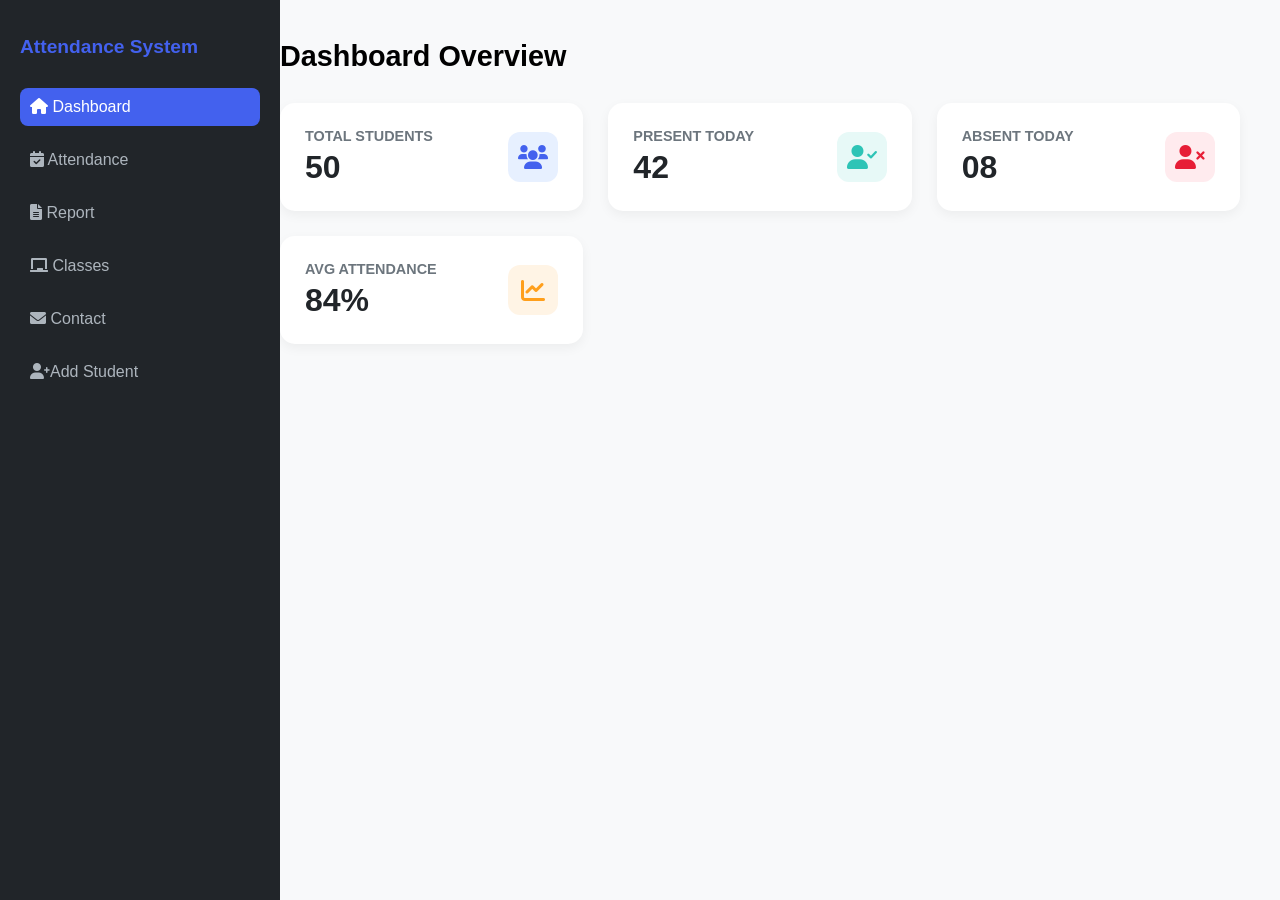
<file: css/images/icons/index.html>
<!DOCTYPE html>
<html lang="en">
<head>
    <meta charset="UTF-8">
    <meta name="viewport" content="width=device-width, initial-scale=1.0">
    <title>Attendance System - Dashboard</title>
    <link rel="stylesheet" href="https://cdnjs.cloudflare.com/ajax/libs/font-awesome/6.0.0/css/all.min.css">
    <style>
        :root {
            --primary: #4361ee;
            --success: #2ec4b6;
            --danger: #e71d36;
            --warning: #ff9f1c;
            --bg: #f8f9fa;
            --dark: #212529;
        }

        body {
            font-family: 'Inter', sans-serif;
            background-color: var(--bg);
            margin: 0;
            display: flex;
        }

        /* Sidebar Navigation */
        .sidebar {
            width: 240px;
            background: var(--dark);
            height: 100vh;
            color: white;
            padding: 20px;
            position: fixed;
        }

        .sidebar h2 { font-size: 1.2rem; margin-bottom: 30px; color: var(--primary); }

        .sidebar ul { list-style: none; padding: 0; }
        .sidebar ul li { margin: 15px 0; }
        .sidebar ul li a { 
            color: #adb5bd; 
            text-decoration: none; 
            display: block;
            padding: 10px;
            border-radius: 8px;
            transition: 0.3s;
        }
        .sidebar ul li a:hover, .sidebar ul li a.active { 
            background: var(--primary); 
            color: white; 
        }

        /* Main Content Area */
        .main-content {
            margin-left: 240px;
            padding: 40px;
            width: 100%;
        }

        .header { margin-bottom: 30px; }
        .header h1 { margin: 0; font-size: 1.8rem; }

        /* Dashboard Grid Layout */
        .dashboard-grid {
            display: grid;
            grid-template-columns: repeat(auto-fit, minmax(240px, 1fr));
            gap: 25px;
        }

        .stat-card {
            background: white;
            padding: 25px;
            border-radius: 15px;
            box-shadow: 0 4px 12px rgba(0,0,0,0.05);
            display: flex;
            align-items: center;
            justify-content: space-between;
            transition: transform 0.2s;
        }

        .stat-card:hover { transform: translateY(-5px); }

        .stat-info h3 { margin: 0; font-size: 0.9rem; color: #6c757d; text-transform: uppercase; }
        .stat-info p { margin: 5px 0 0; font-size: 2rem; font-weight: 700; color: var(--dark); }

        .stat-icon {
            width: 50px;
            height: 50px;
            border-radius: 12px;
            display: flex;
            align-items: center;
            justify-content: center;
            font-size: 1.5rem;
        }

        /* Card Colors */
        .blue { background: #e7f0ff; color: var(--primary); }
        .green { background: #e7f9f7; color: var(--success); }
        .red { background: #ffebee; color: var(--danger); }
        .orange { background: #fff4e5; color: var(--warning); }

    </style>
</head>
<body>

    <div class="sidebar">
        <h2>Attendance System</h2>
        <ul>
            <li><a href="#" class="active"><i class="fas fa-home"></i> Dashboard</a></li>
            <li><a href="#"><i class="fas fa-calendar-check"></i> Attendance</a></li>
            <li><a href="#"><i class="fas fa-file-alt"></i> Report</a></li>
            <li><a href="#"><i class="fas fa-chalkboard"></i> Classes</a></li>
            <li><a href="#"><i class="fas fa-envelope"></i> Contact</a></li>
            <li><a href="register.html"><i class ="fas fa-user-plus"></i>Add Student</a></li>
        </ul>
    </div>

    <div class="main-content">
        <div class="header">
            <h1>Dashboard Overview</h1>
        </div>

        <div class="dashboard-grid">
            <div class="stat-card">
                <div class="stat-info">
                    <h3>Total Students</h3>
                    <p>50</p>
                </div>
                <div class="stat-icon blue">
                    <i class="fas fa-users"></i>
                </div>
            </div>

            <div class="stat-card">
                <div class="stat-info">
                    <h3>Present Today</h3>
                    <p>42</p>
                </div>
                <div class="stat-icon green">
                    <i class="fas fa-user-check"></i>
                </div>
            </div>

            <div class="stat-card">
                <div class="stat-info">
                    <h3>Absent Today</h3>
                    <p>08</p>
                </div>
                <div class="stat-icon red">
                    <i class="fas fa-user-times"></i>
                </div>
            </div>

            <div class="stat-card">
                <div class="stat-info">
                    <h3>Avg Attendance</h3>
                    <p>84%</p>
                </div>
                <div class="stat-icon orange">
                    <i class="fas fa-chart-line"></i>
                </div>
            </div>
        </div>
      </div>

</body>
</html>
</file>
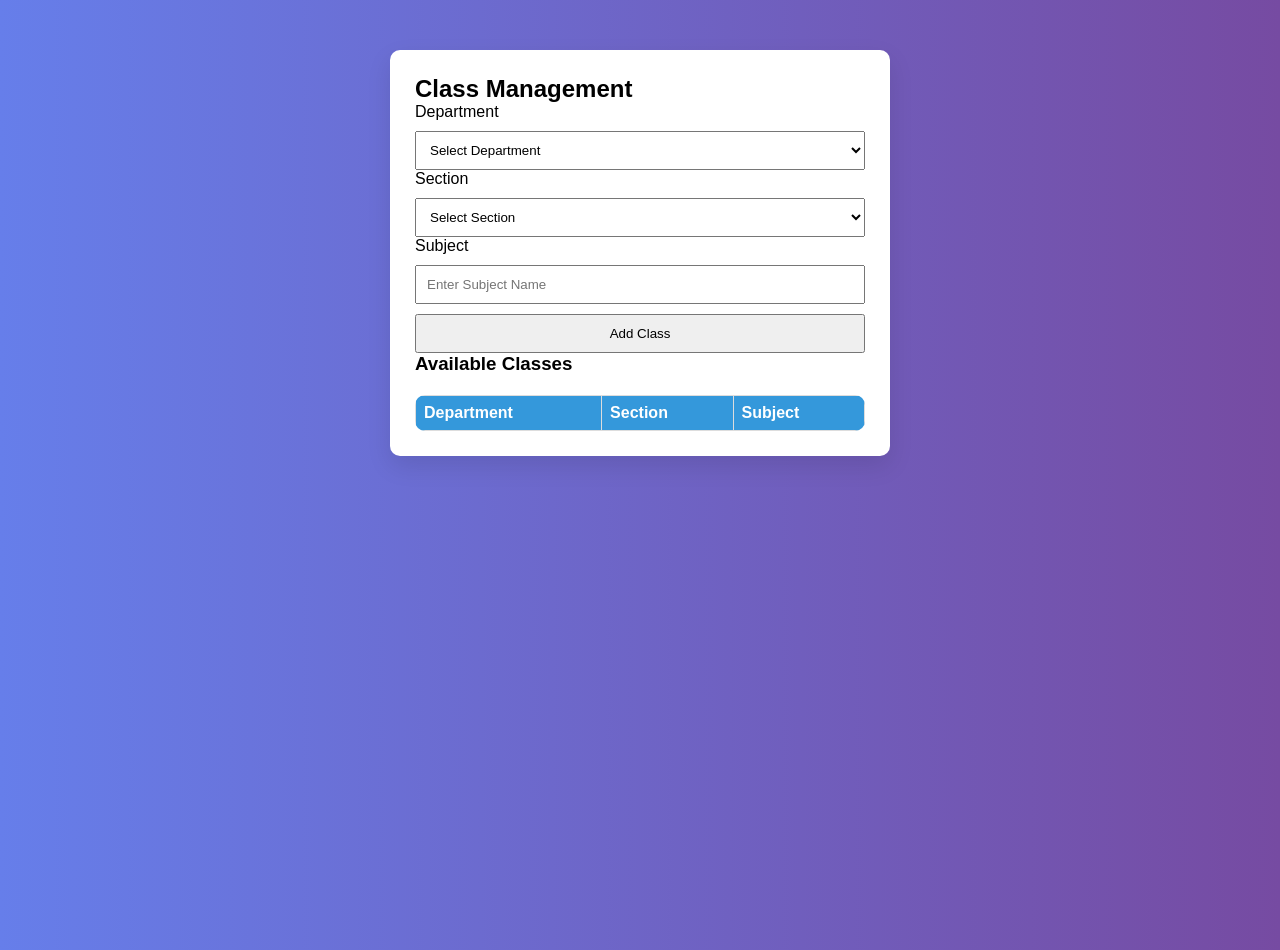
<file: css/images/icons/class.html>
<!DOCTYPE html>
<html lang="en">
<head>
  <meta charset="UTF-8">
  <title>Classes</title>
  <link rel="stylesheet" href="style.css">
</head>
<body>

  <div class="class-container">
    <h2>Class Management</h2>

    <form onsubmit="addClass(event)">
      <label>Department</label>
      <select id="dept" required>
        <option value="">Select Department</option>
        <option>CSE</option>
        <option>ECE</option>
        <option>EEE</option>
        <option>IT</option>
      </select>

      <label>Section</label>
      <select id="section" required>
        <option value="">Select Section</option>
        <option>A</option>
        <option>B</option>
        <option>C</option>
      </select>

      <label>Subject</label>
      <input type="text" id="subject" placeholder="Enter Subject Name" required>

      <button type="submit">Add Class</button>
    </form>

    <h3>Available Classes</h3>

    <table>
      <thead>
        <tr>
          <th>Department</th>
          <th>Section</th>
          <th>Subject</th>
        </tr>
      </thead>
      <tbody id="classList">
        <!-- Classes appear here -->
      </tbody>
    </table>
  </div>

  <script>
    function addClass(event) {
      event.preventDefault();

      const dept = document.getElementById("dept").value;
      const section = document.getElementById("section").value;
      const subject = document.getElementById("subject").value;

      const row = `
        <tr>
          <td>${dept}</td>
          <td>${section}</td>
          <td>${subject}</td>
        </tr>
      `;

      document.getElementById("classList").innerHTML += row;

      document.querySelector("form").reset();
    }
  </script>

</body>
</html>
</file>
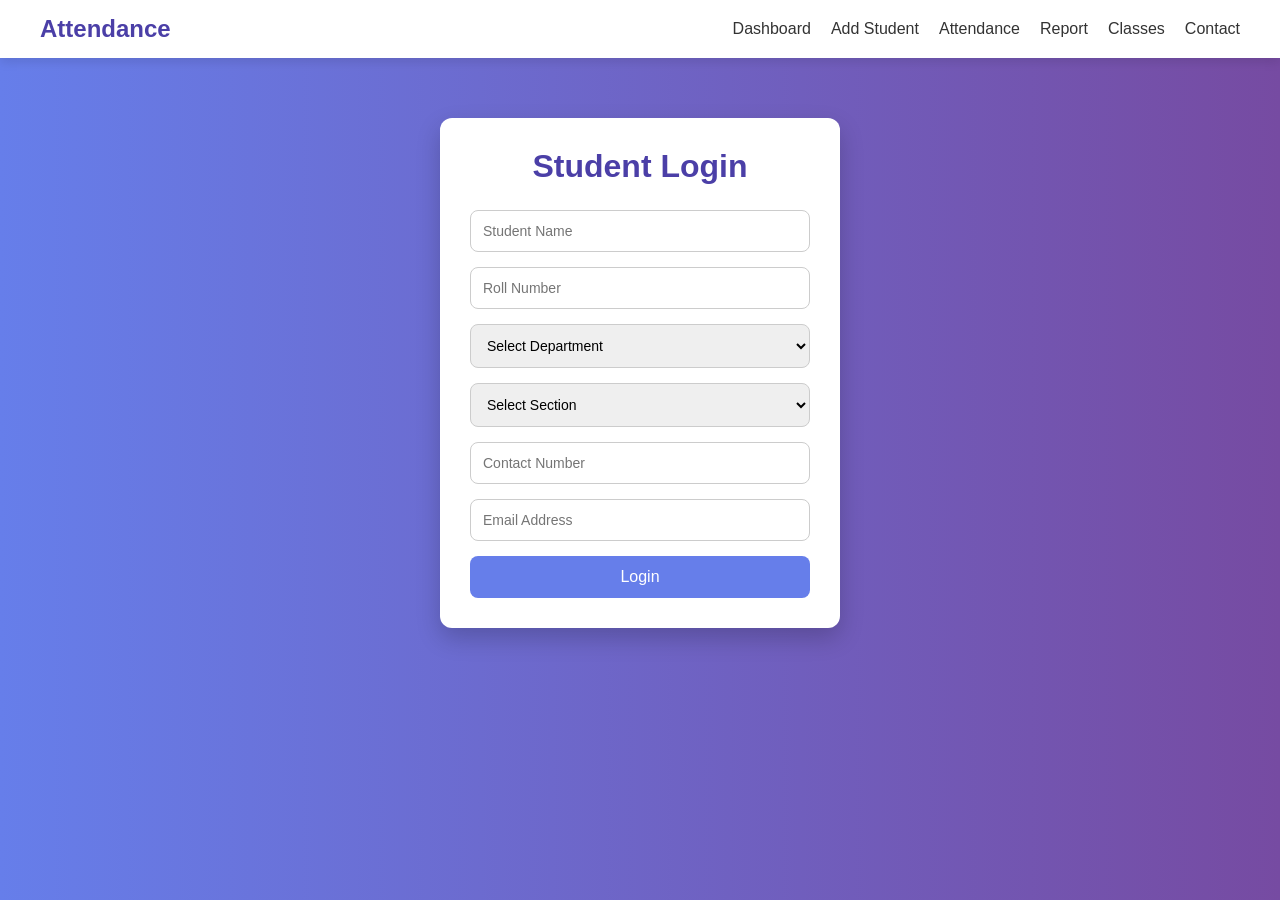
<file: css/images/icons/register.html>
<!DOCTYPE html>
<html lang="en">
<head>
    <meta charset="UTF-8">
    <title>Student Login | Attendance System</title>
    <link rel="stylesheet" href="style.css">
</head>
<body>

    <!-- Navbar -->
    <nav>
        <h2>Attendance</h2>
        <ul>
            <li><a href="#">Dashboard</a></li>
            <li><a href="#">Add Student</a></li>
            <li><a href="#">Attendance</a></li>
            <li><a href="#">Report</a></li>
            <li><a href="#">Classes</a></li>
            <li><a href="#">Contact</a></li>
        </ul>
    </nav>

    <!-- Login Card -->
    <div class="login-container">
        <h1>Student Login</h1>

        <form onsubmit ="loginStudent(event)">
            <input type="text" placeholder="Student Name" required>
            <input type="text" placeholder="Roll Number" required>
           
            <select required>
                <option value="">Select Department</option>
                <option>CSE</option>
                <option>ECE</option>
                <option>EEE</option>
                <option>IT</option>
            </select>

            <select required>
                <option value="">Select Section</option>
                <option>A</option>
                <option>B</option>
                <option>C</option>
            </select>

            <input type="tel" placeholder="Contact Number" required>
            <input type="email" placeholder="Email Address" required>
            <button type="submit">Login</button>
        </form>
    </div>
<script>
  function loginStudent(event)
  {
    event.preventDefault();
    window.location.href ="./attendance.html";
  }
</script>
</body>
</html>
</file>
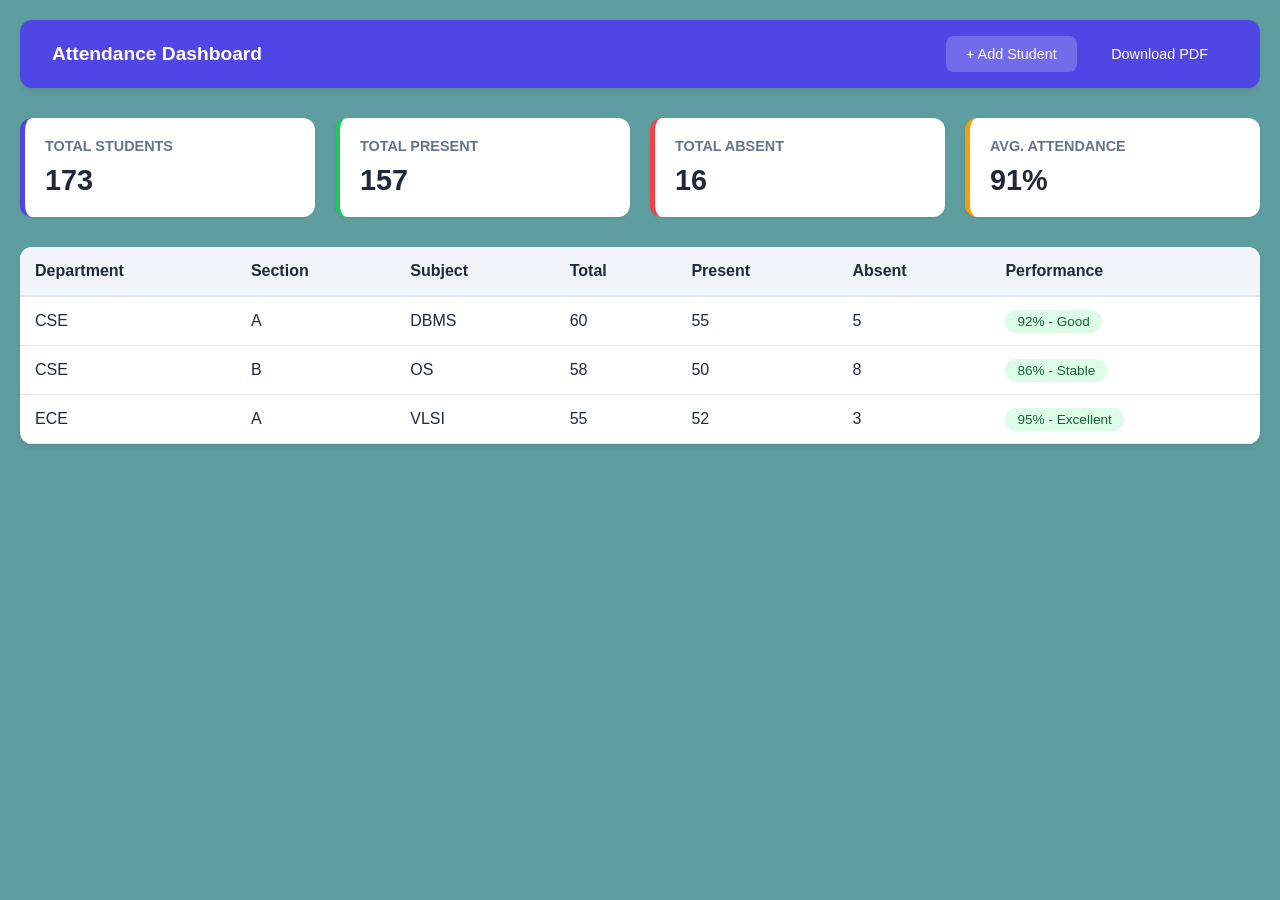
<file: css/images/icons/report.html>
<!DOCTYPE html>
<html lang="en">
<head>
    <meta charset="UTF-8">
    <meta name="viewport" content="width=device-width, initial-scale=1.0">
    <title>Attendance Management System</title>
    <style>
        :root {
            --primary: #4f46e5;
            --bg: #f8fafc;
            --text: #1e293b;
            --white: #ffffff;
        }

        body {
            font-family: 'Segoe UI', Tahoma, Geneva, Verdana, sans-serif;
            background-color: var(--bg);
            color: var(--text);
            margin: 0;
            padding: 20px;
        }

        /* Navigation Style */
        nav {
            background: var(--primary);
            padding: 1rem 2rem;
            border-radius: 12px;
            margin-bottom: 30px;
            display: flex;
            justify-content: space-between;
            align-items: center;
            color: white;
            box-shadow: 0 4px 6px -1px rgb(0 0 0 / 0.1);
        }

        /* Summary Cards Section */
        .dashboard-grid {
            display: grid;
            grid-template-columns: repeat(auto-fit, minmax(200px, 1fr));
            gap: 20px;
            margin-bottom: 30px;
        }

        .card {
            background: var(--white);
            padding: 20px;
            border-radius: 12px;
            box-shadow: 0 1px 3px rgba(0,0,0,0.1);
            border-left: 5px solid var(--primary);
        }

        .card h3 { margin: 0; font-size: 0.9rem; color: #64748b; text-transform: uppercase; }
        .card p { margin: 10px 0 0; font-size: 1.8rem; font-weight: bold; }

        /* Table Design */
        .table-container {
            background: var(--white);
            border-radius: 12px;
            overflow: hidden;
            box-shadow: 0 4px 6px -1px rgb(0 0 0 / 0.1);
        }

        table {
            width: 100%;
            border-collapse: collapse;
            text-align: left;
        }

        th {
            background-color: #f1f5f9;
            padding: 15px;
            font-weight: 600;
            border-bottom: 2px solid #e2e8f0;
        }

        td {
            padding: 15px;
            border-bottom: 1px solid #e2e8f0;
        }

        tr:hover { background-color: #f8fafc; }

        /* Status Pills */
        .status {
            padding: 4px 12px;
            border-radius: 20px;
            font-size: 0.85rem;
            font-weight: 500;
        }
        .high { background: #dcfce7; color: #166534; }
        .low { background: #fee2e2; color: #991b1b; }

        .btn {
            background: var(--primary);
            color: white;
            padding: 10px 20px;
            border: none;
            border-radius: 8px;
            cursor: pointer;
            text-decoration: none;
            font-size: 0.9rem;
        }

        @media print {
            nav, .btn { display: none; }
        }
    </style>
</head>
<body>

    <nav>
        <div style="font-weight: bold; font-size: 1.2rem;">Attendance Dashboard</div>
        <div>
            <a href="#" class="btn" style="background: rgba(255,255,255,0.2); margin-right: 10px;">+ Add Student</a>
            <button class="btn" onclick="window.print()">Download PDF</button>
        </div>
    </nav>

    <div class="dashboard-grid">
        <div class="card">
            <h3>Total Students</h3>
            <p>173</p>
        </div>
        <div class="card" style="border-left-color: #22c55e;">
            <h3>Total Present</h3>
            <p>157</p>
        </div>
        <div class="card" style="border-left-color: #ef4444;">
            <h3>Total Absent</h3>
            <p>16</p>
        </div>
        <div class="card" style="border-left-color: #f59e0b;">
            <h3>Avg. Attendance</h3>
            <p>91%</p>
        </div>
    </div>

    <div class="table-container">
        <table>
            <thead>
                <tr>
                    <th>Department</th>
                    <th>Section</th>
                    <th>Subject</th>
                    <th>Total</th>
                    <th>Present</th>
                    <th>Absent</th>
                    <th>Performance</th>
                </tr>
            </thead>
            <tbody>
                <tr>
                    <td>CSE</td>
                    <td>A</td>
                    <td>DBMS</td>
                    <td>60</td>
                    <td>55</td>
                    <td>5</td>
                    <td><span class="status high">92% - Good</span></td>
                </tr>
                <tr>
                    <td>CSE</td>
                    <td>B</td>
                    <td>OS</td>
                    <td>58</td>
                    <td>50</td>
                    <td>8</td>
                    <td><span class="status high">86% - Stable</span></td>
                </tr>
                <tr>
                    <td>ECE</td>
                    <td>A</td>
                    <td>VLSI</td>
                    <td>55</td>
                    <td>52</td>
                    <td>3</td>
                    <td><span class="status high">95% - Excellent</span></td>
                </tr>
            </tbody>
        </table>
    </div>
<style>
    .html,body{
        background-color: cadetblue;
    }
</style>
</body>
</html>
</file>
<file: css/images/icons/style.css>
body { font-family: 'Poppins', sans-serif; margin: 0; padding: 0; background-color: #f9f9f9; }
.navbar { display: flex; justify-content: space-between; align-items: center; background-color: #2c3e50; padding: 10px 20px; }
.navbar .logo { color: #fff; font-size: 20px; font-weight: bold; }
.navbar .nav-links { list-style: none; display: flex; margin: 0; padding: 0; }
.navbar .nav-links li { margin-left: 20px; }
.navbar .nav-links li a { color: #fff; text-decoration: none; font-weight: 500; }
.navbar .nav-links li a:hover { color: #1abc9c; }

.dashboard { padding: 20px; }
.cards { display: flex; justify-content: space-between; flex-wrap: wrap; margin-top: 20px; }
.card { flex: 1 1 200px; background-color: #fff; margin: 10px; padding: 20px; border-radius: 10px; box-shadow: 0 3px 6px rgba(0,0,0,0.1); text-align: center; }
.card h2 { margin-bottom: 10px; color: #333; }
.card.total { border-top: 5px solid #3498db; }
.card.present { border-top: 5px solid #2ecc71; }
.card.absent { border-top: 5px solid #e74c3c; }
.card.average { border-top: 5px solid #f1c40f; }
.card p { font-size: 24px; font-weight: bold; color: #555; }

.container { padding: 20px; }
.student-form { background-color: #fff; padding: 20px; border-radius: 10px; box-shadow: 0 3px 6px rgba(0,0,0,0.1); max-width: 500px; margin: auto; }
.student-form label { display: block; margin-top: 15px; color: #333; }
.student-form input, .student-form select { width: 100%; padding: 10px; margin-top: 5px; border-radius: 5px; border: 1px solid #ccc; }
.student-form button { margin-top: 20px; padding: 10px 20px; background-color: #2ecc71; color: #fff; border: none; border-radius: 5px; cursor: pointer; }
.student-form button:hover { background-color: #27ae60; }
* {
    margin: 0;
    padding: 0;
    box-sizing: border-box;
    font-family: Arial, Helvetica, sans-serif;
}

body {
    background: linear-gradient(to right, #667eea, #764ba2);
    min-height: 100vh;
}

/* Navbar */
nav {
    background-color: #fff;
    padding: 15px 40px;
    display: flex;
    justify-content: space-between;
    align-items: center;
    box-shadow: 0 4px 10px rgba(0,0,0,0.1);
}

nav h2 {
    color: #4b3fa7;
}

nav ul {
    list-style: none;
    display: flex;
    gap: 20px;
}

nav ul li a {
    text-decoration: none;
    color: #333;
    font-weight: 500;
}

nav ul li a:hover {
    color: #667eea;
}

/* Login Card */
.login-container {
    width: 400px;
    background: #fff;
    padding: 30px;
    margin: 60px auto;
    border-radius: 12px;
    box-shadow: 0 10px 25px rgba(0,0,0,0.2);
}

.login-container h1 {
    text-align: center;
    margin-bottom: 25px;
    color: #4b3fa7;
}

/* Form */
.login-container form {
    display: flex;
    flex-direction: column;
    gap: 15px;
}

.login-container input,
.login-container select {
    padding: 12px;
    border-radius: 8px;
    border: 1px solid #ccc;
    font-size: 14px;
}

.login-container input:focus,
.login-container select:focus {
    outline: none;
    border-color: #667eea;
}

/* Button */
.login-container button {
    background-color: #667eea;
    color: white;
    padding: 12px;
    border: none;
    border-radius: 8px;
    font-size: 16px;
    cursor: pointer;
    transition: 0.3s;
}

.login-container button:hover {
    background-color: #4b3fa7;
}

table { width: 100%; border-collapse: collapse; margin-top: 20px; background-color: #fff; border-radius: 10px; overflow: hidden; }
table th, table td { padding: 12px 15px; text-align: left; }
table thead { background-color: #3498db; color: #fff; }
table tbody tr:nth-child(even) { background-color: #f2f2f2; }
.present { color: #2ecc71; font-weight: bold; }
.absent { color: #e74c3c; font-weight: bold; }
.late { color: #f1c40f; font-weight: bold; }
.attendance-container {
  width: 350px;
  margin: 60px auto;
  padding: 25px;
  background: #ffffff;
  border-radius: 10px;
  box-shadow: 0 10px 25px rgba(0,0,0,0.1);
}

.attendance-container h2 {
  text-align: center;
  margin-bottom: 20px;
}

.attendance-container input,
.attendance-container select,
.attendance-container button {
  width: 100%;
  padding: 10px;
  margin-top: 10px;
}

.attendance-container button {
  background: #4f6bed;
  color: white;
  border: none;
  border-radius: 6px;
  cursor: pointer;
}
.class-container {
  width: 500px;
  margin: 50px auto;
  background: #fff;
  padding: 25px;
  border-radius: 10px;
  box-shadow: 0 10px 25px rgba(0,0,0,0.1);
}

.class-container input,
.class-container select,
.class-container button {
  width: 100%;
  padding: 10px;
  margin-top: 10px;
}

.class-container table {
  width: 100%;
  margin-top: 20px;
  border-collapse: collapse;
}

.class-container th,
.class-container td {
  border: 1px solid #ddd;
  padding: 8px;
  text-align:
}
</file>
